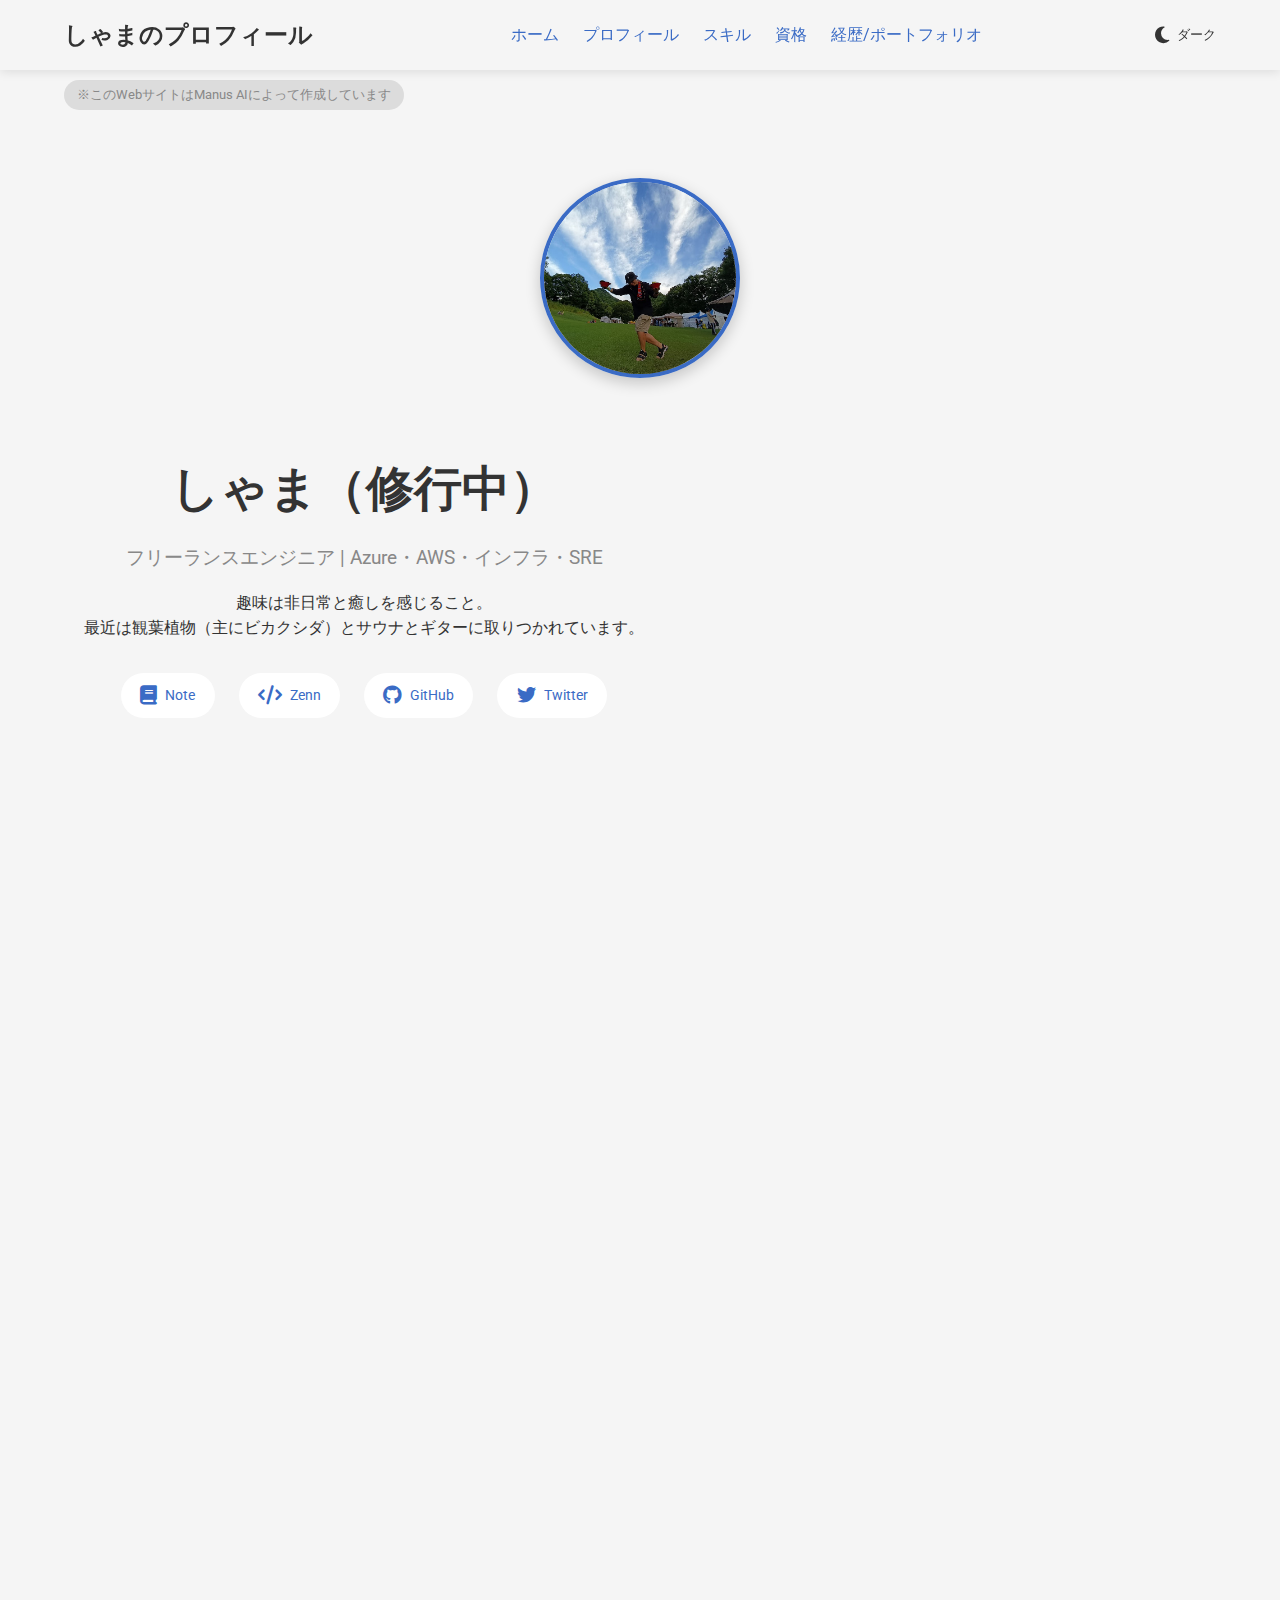
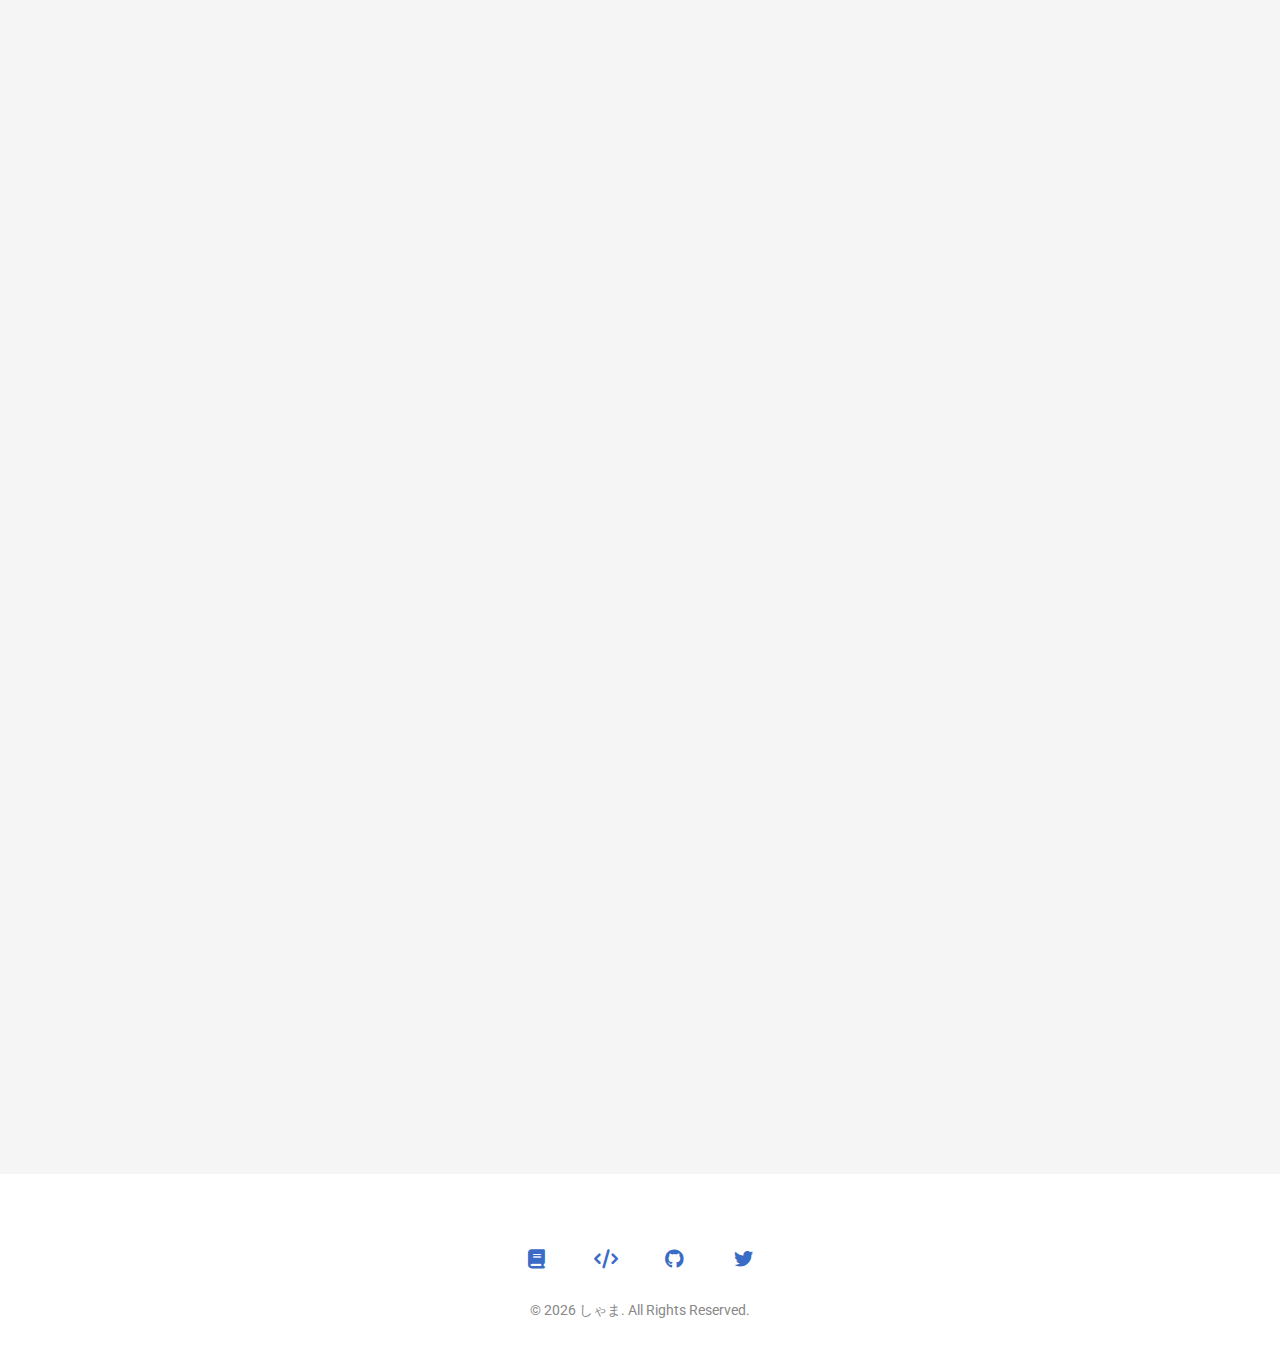
<file: index.html>
<!DOCTYPE html>
<html lang="ja">

<head>
  <meta charset="UTF-8">
  <meta name="viewport" content="width=device-width, initial-scale=1.0">
  <title>しゃま - フリーランスエンジニア</title>
  <meta name="description" content="しゃま - フリーランスエンジニアのプロフィールサイト。Azure、AWS、インフラ、SREなどのスキルを持つエンジニアです。">

  <!-- フォント -->
  <link rel="preconnect" href="https://fonts.googleapis.com">
  <link rel="preconnect" href="https://fonts.gstatic.com" crossorigin>
  <link href="https://fonts.googleapis.com/css2?family=Inter:wght@400;700&family=Roboto:wght@400;700&display=swap"
    rel="stylesheet">

  <!-- Font Awesome -->
  <link rel="stylesheet" href="https://cdnjs.cloudflare.com/ajax/libs/font-awesome/6.4.0/css/all.min.css">

  <!-- スタイルシート -->
  <link rel="stylesheet" href="css/normalize.css">
  <link rel="stylesheet" href="css/style.css">
</head>

<body>
  <!-- ヘッダー -->
  <header>
    <div class="header-container container">
      <div class="logo">しゃまのプロフィール</div>
      <button class="mobile-menu-btn" aria-label="メニュー">
        <i class="fas fa-bars"></i>
      </button>
      <nav>
        <ul class="nav-links">
          <li><a href="#home">ホーム</a></li>
          <li><a href="#about">プロフィール</a></li>
          <li><a href="#skills">スキル</a></li>
          <li><a href="#certifications">資格</a></li>
          <li><a href="portfolio.html">経歴/ポートフォリオ</a></li>
        </ul>
      </nav>
      <button class="theme-toggle" aria-label="テーマ切替" title="ダークモード/ライトモード切替">
        <i class="fas fa-moon"></i>
        <span class="theme-text">ダーク</span>
      </button>
    </div>
  </header>

  <!-- メインビジュアル -->
  <section id="home" class="hero fade-in">
    <div class="container">
      <div class="ai-notice">※このWebサイトはManus AIによって作成しています</div>
      <img src="images/profile.jpg" alt="しゃまのプロフィール画像" class="profile-img">
      <div class="hero-text">
        <h1 class="hero-name">しゃま（修行中）</h1>
        <p class="hero-tagline">フリーランスエンジニア | Azure・AWS・インフラ・SRE</p>
        <p class="hobby-text">趣味は非日常と癒しを感じること。<br>最近は観葉植物（主にビカクシダ）とサウナとギターに取りつかれています。</p>
        <div class="social-links">
          <a href="https://note.com/syam_grit" target="_blank" aria-label="Note"><i class="fas fa-book"></i><span
              class="service-name">Note</span></a>
          <a href="https://zenn.dev/gritio28tech" target="_blank" aria-label="Zenn"><i class="fas fa-code"></i><span
              class="service-name">Zenn</span></a>
          <a href="https://github.com/SyamGRITio" target="_blank" aria-label="GitHub"><i class="fab fa-github"></i><span
              class="service-name">GitHub</span></a>
          <a href="https://x.com/syam_nihick" target="_blank" aria-label="Twitter"><i class="fab fa-twitter"></i><span
              class="service-name">Twitter</span></a>
        </div>
      </div>
    </div>
  </section>

  <!-- プロフィール -->
  <section id="about" class="container fade-in delay-1">
    <h2 class="section-title">プロフィール</h2>
    <div class="about">
      <div class="bio">
        <p>登録販売者として薬局で勤務した後、2019〜2022年春にかけて個人で旅行代理店を運営。コロナ禍で業界が衰退したことをきっかけに、自社ページ制作を通じてIT分野に興味を持ちました。</p>
        <p>2022年春〜夏に <a href="https://learn.geekjob.jp/" target="_blank">GEEK JOBスピード転職コース（Java / インフラ）</a>
          に参加し、同年秋にSES企業へ入社。システム運用やインフラ構築の経験を積み、2025年よりフリーランスエンジニアとして活動を開始しました。</p>
        <p>
          クラウド環境（Azure・AWS）の構築・運用、インフラ管理、リソース構成のリファクタリング、CI/CDパイプライン構築、IaC、シングルページアプリ開発など幅広いスキルを有し、特にクラウド環境での設計・構築を得意としています。
        </p>
        <p>一流のSREを目指し、常に新しい技術へ挑戦しながら、効率的でスケーラブルかつセキュアなシステム構築に取り組んでいます。</p>
      </div>
    </div>
  </section>

  <!-- スキル -->
  <section id="skills" class="container fade-in delay-2">
    <h2 class="section-title">スキルセット</h2>
    <div class="skills-container">
      <div class="skill-item">
        <div class="skill-name">クラウド</div>
        <p>Azure・AWS 環境の設計・構築・運用、IaC（Infrastructure as Code）、CI/CD、リソース最適化、構成リファクタリング対応、サードパーティーツール連携</p>
      </div>
      <div class="skill-item">
        <div class="skill-name">インフラ</div>
        <p>サーバ運用・監視、Active Directory、DNS サーバ、Microsoft Entra ID Connect、プロキシサーバ（Squid・Nginx）、ファイルサーバ移行、バッチ作成</p>
      </div>
      <div class="skill-item">
        <div class="skill-name">開発</div>
        <p>※開発案件経験は限定的<br>RAG基盤構築（開発環境構築支援）、シングルページWeb開発、バックエンド開発支援・リファクタリング対応、Go・Python学習中</p>
      </div>
      <div class="skill-item">
        <div class="skill-name">セキュリティ</div>
        <p>CASB 導入・運用経験、CrowdStrike によるエンドポイント防御、Prisma Cloud を用いたクラウドワークロード保護、MFA
          設計・実装、ベストプラクティスに基づくセキュリティアーキテクチャ設計、クラウド／ネットワークセキュリティ設計</p>
      </div>
    </div>
  </section>

  <!-- 資格 -->
  <section id="certifications" class="container fade-in delay-3">
    <h2 class="section-title">所有資格</h2>
    <div class="certifications-container">
      <div class="cert-category">
        <h3>Microsoft認定資格</h3>
        <ul class="cert-list">
          <li>AZ-900: Microsoft Azure Fundamentals</li>
          <li>MS-900: Microsoft 365 Fundamentals</li>
          <li>AZ-500: Microsoft Azure Security Technologies</li>
          <li>AZ-700: Designing and Implementing Microsoft Azure Networking Solutions</li>
          <li>AZ-104: Microsoft Azure Administrator</li>
          <li>AZ-204: Developing Solutions for Microsoft Azure</li>
          <li>AZ-400: Designing and Implementing Microsoft DevOps Solutions</li>
          <li>AZ-305: Designing Microsoft Azure Infrastructure Solutions</li>
          <li>AI-102: Designing and Implementing a Microsoft Azure AI Solution</li>
          <li>AI-900: Microsoft Azure AI Fundamentals</li>
        </ul>
      </div>
      <div class="cert-category">
        <h3>AWS認定資格</h3>
        <ul class="cert-list">
          <li>AWS Certified Cloud Practitioner (CLF)</li>
          <li>AWS Certified Solutions Architect - Associate (SAA)</li>
          <li>AWS Certified Developer - Associate (DVA)</li>
          <li>AWS Certified SysOps Administrator - Associate (SOA)</li>
          <li>AWS Certified DevOps Engineer - Professional (DOP)</li>
          <li>AWS Certified Solutions Architect - Professional (SAP)</li>
          <li>AWS Certified Advanced Networking - Specialty (ANS)</li>
          <li>AWS Certified Security - Specialty (ACS)</li>
          <li>AWS Certified Database - Specialty (DBS)</li>
          <li>AWS Certified Data Analytics - Specialty (DAS)</li>
          <li>AWS Certified Machine Learning - Specialty (MLS)</li>
          <li>AWS Certified SAP on AWS - Specialty (PAS)</li>
          <li>AWS All Certificate 2024</li>
        </ul>
      </div>
      <div class="cert-category">
        <h3>その他の資格</h3>
        <ul class="cert-list">
          <li>JP1認定エンジニア(V12)</li>
          <li>IPA-セキュリティマネジメント試験</li>
          <li>Cisco Certified Network Associate（CCNA)</li>
          <li>JDLA Deep Learning for GENERAL（G検定）</li>
          <li>Python3エンジニア認定資格</li>
          <li>Linux Professional Institute LPIC-1</li>
        </ul>
      </div>
    </div>
  </section>

  <!-- フッター -->
  <footer>
    <div class="container">
      <div class="footer-content">
        <div class="social-links">
          <a href="https://note.com/syam_grit" target="_blank" aria-label="Note"><i class="fas fa-book"></i></a>
          <a href="https://zenn.dev/gritio28tech" target="_blank" aria-label="Zenn"><i class="fas fa-code"></i></a>
          <a href="https://github.com/SyamGRITio" target="_blank" aria-label="GitHub"><i class="fab fa-github"></i></a>
          <a href="https://x.com/syam_nihick" target="_blank" aria-label="Twitter"><i class="fab fa-twitter"></i></a>
        </div>
        <p class="copyright">&copy; <span id="current-year"></span> しゃま. All Rights Reserved.</p>
      </div>
    </div>
  </footer>

  <!-- スクリプト -->
  <script src="js/main.js"></script>
</body>

</html>
</file>
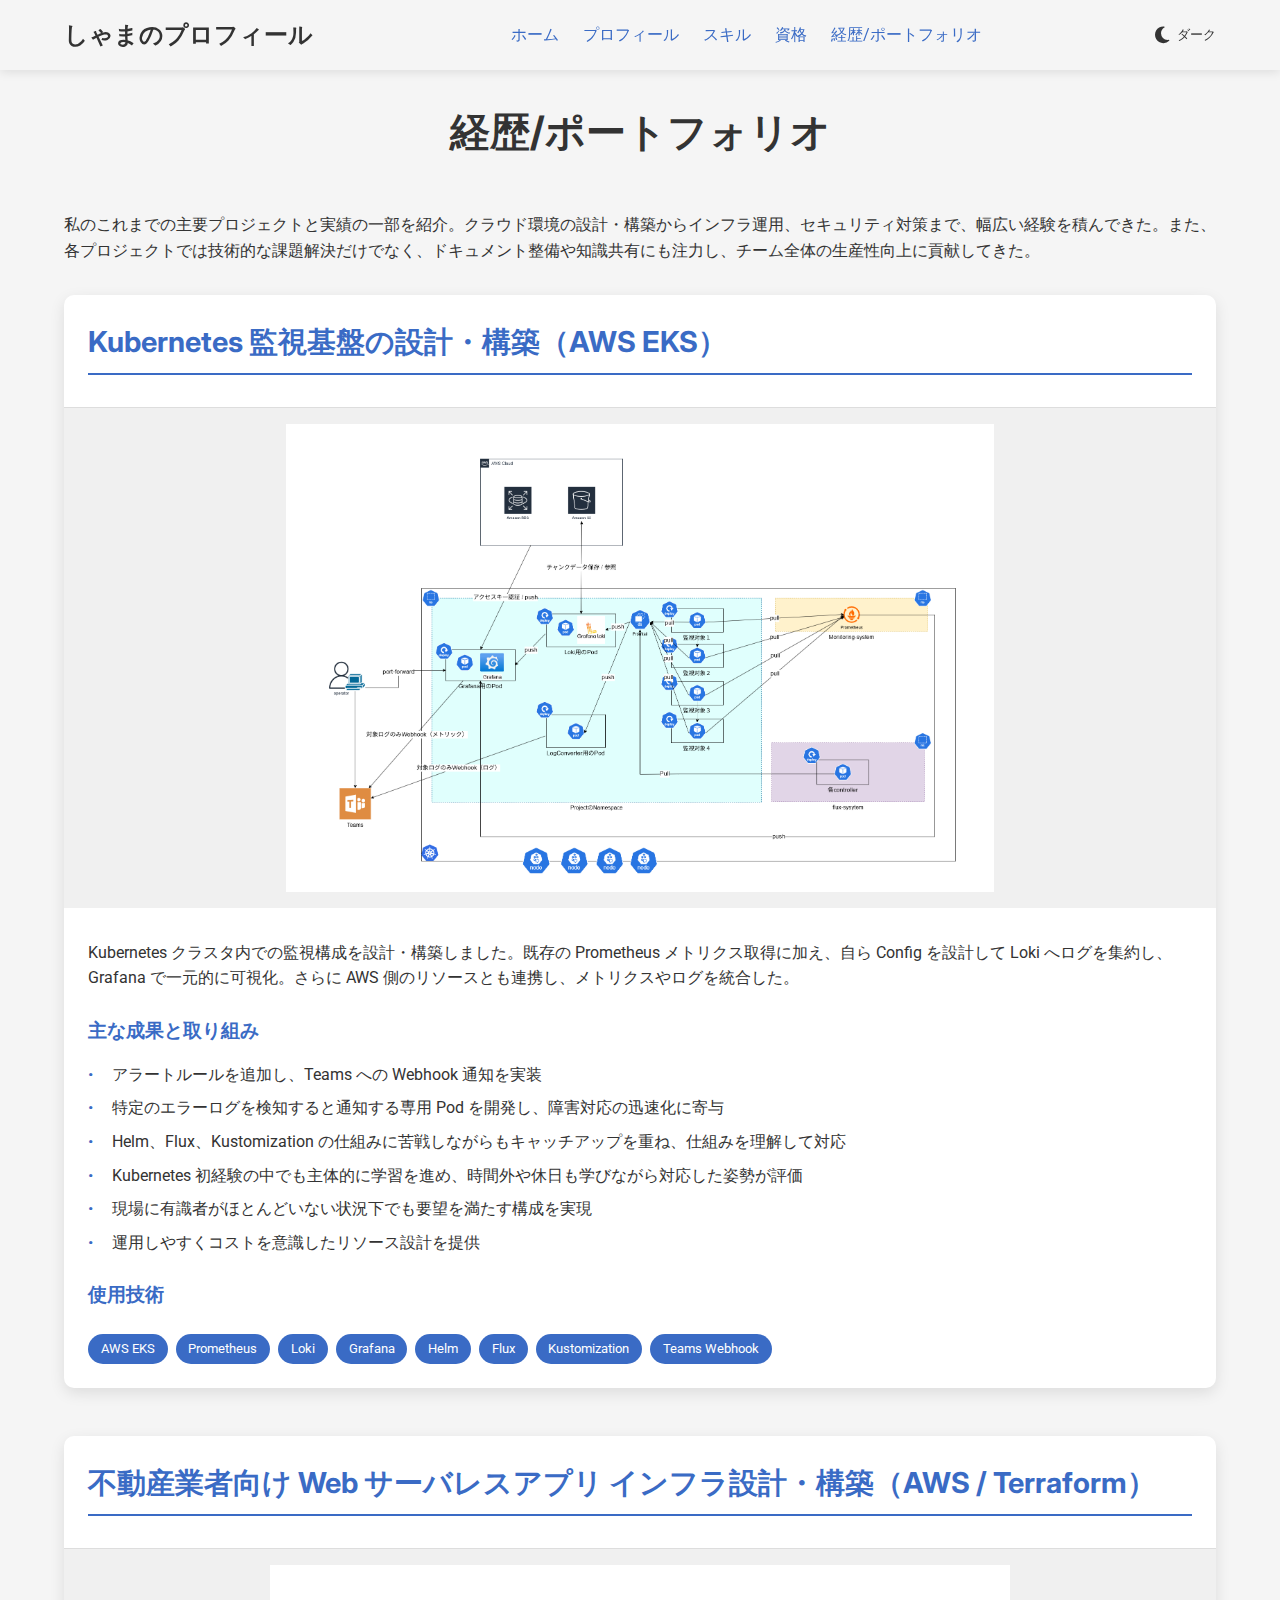
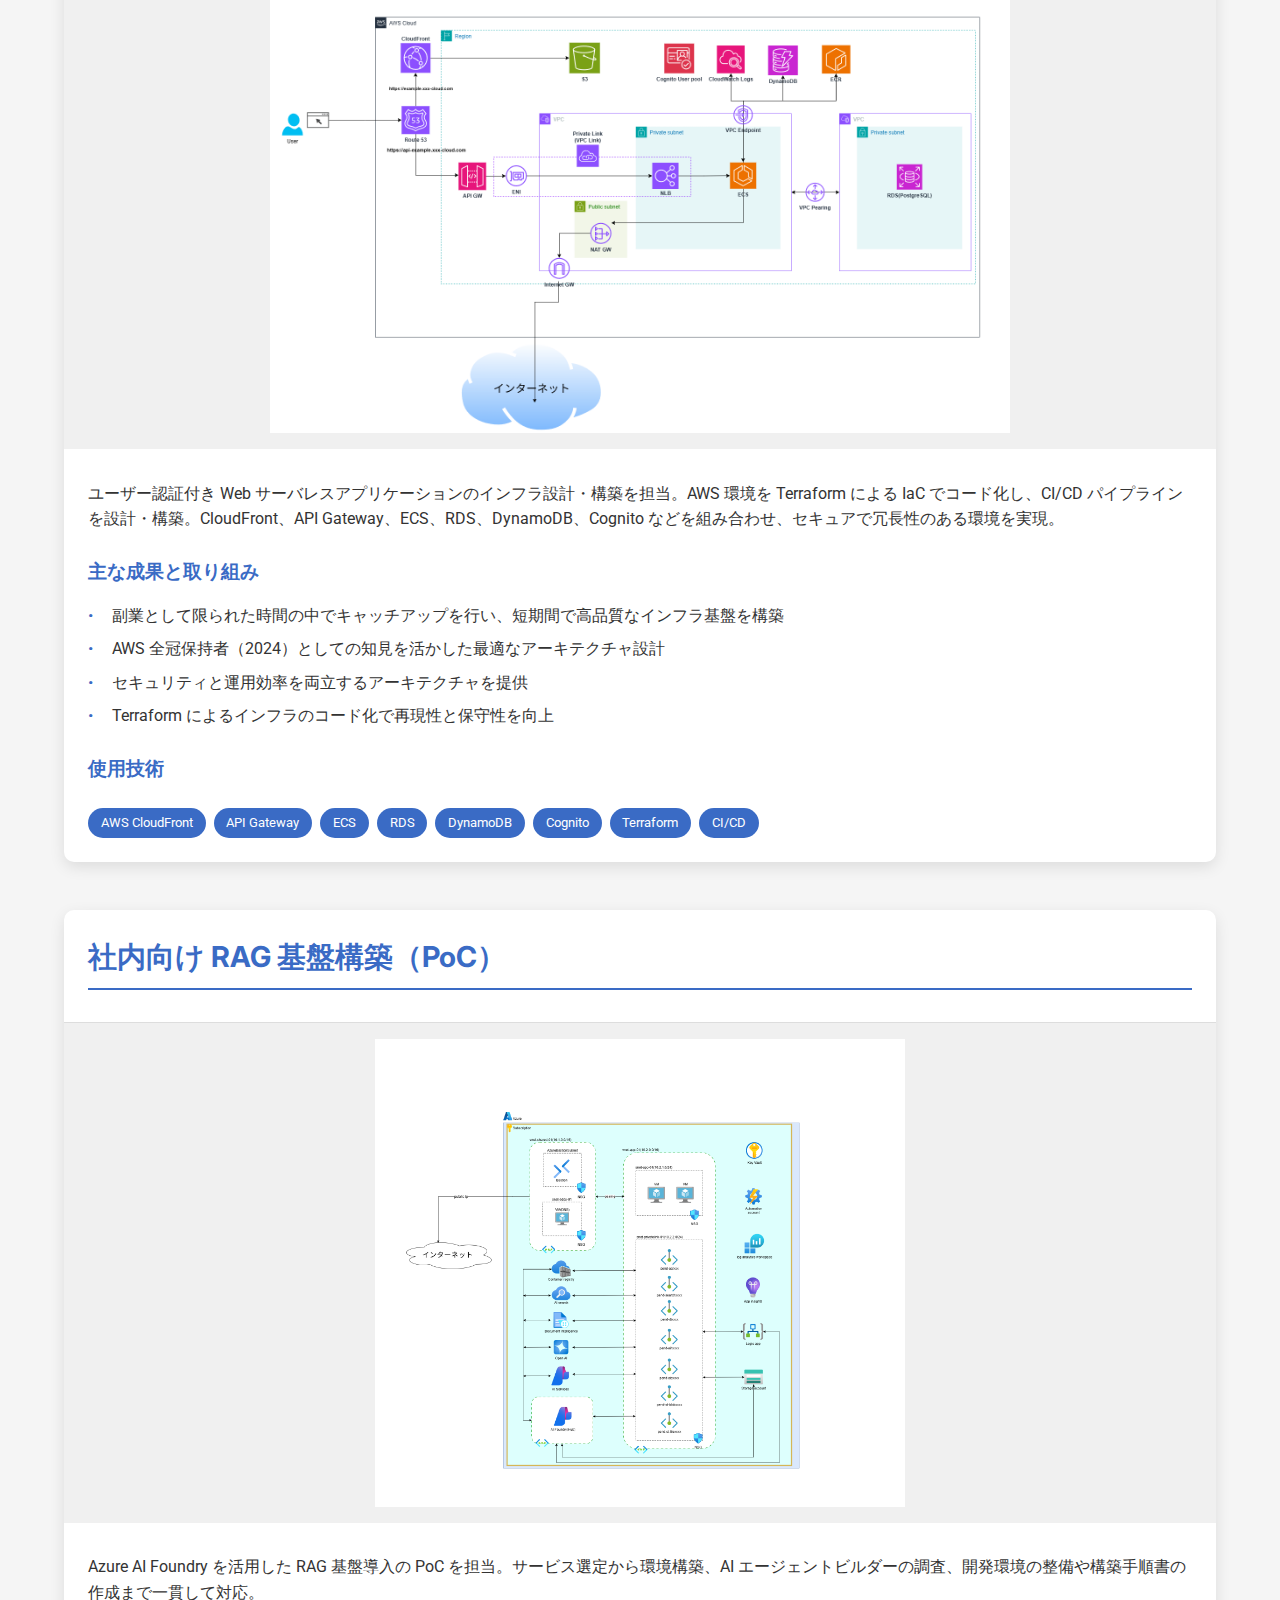
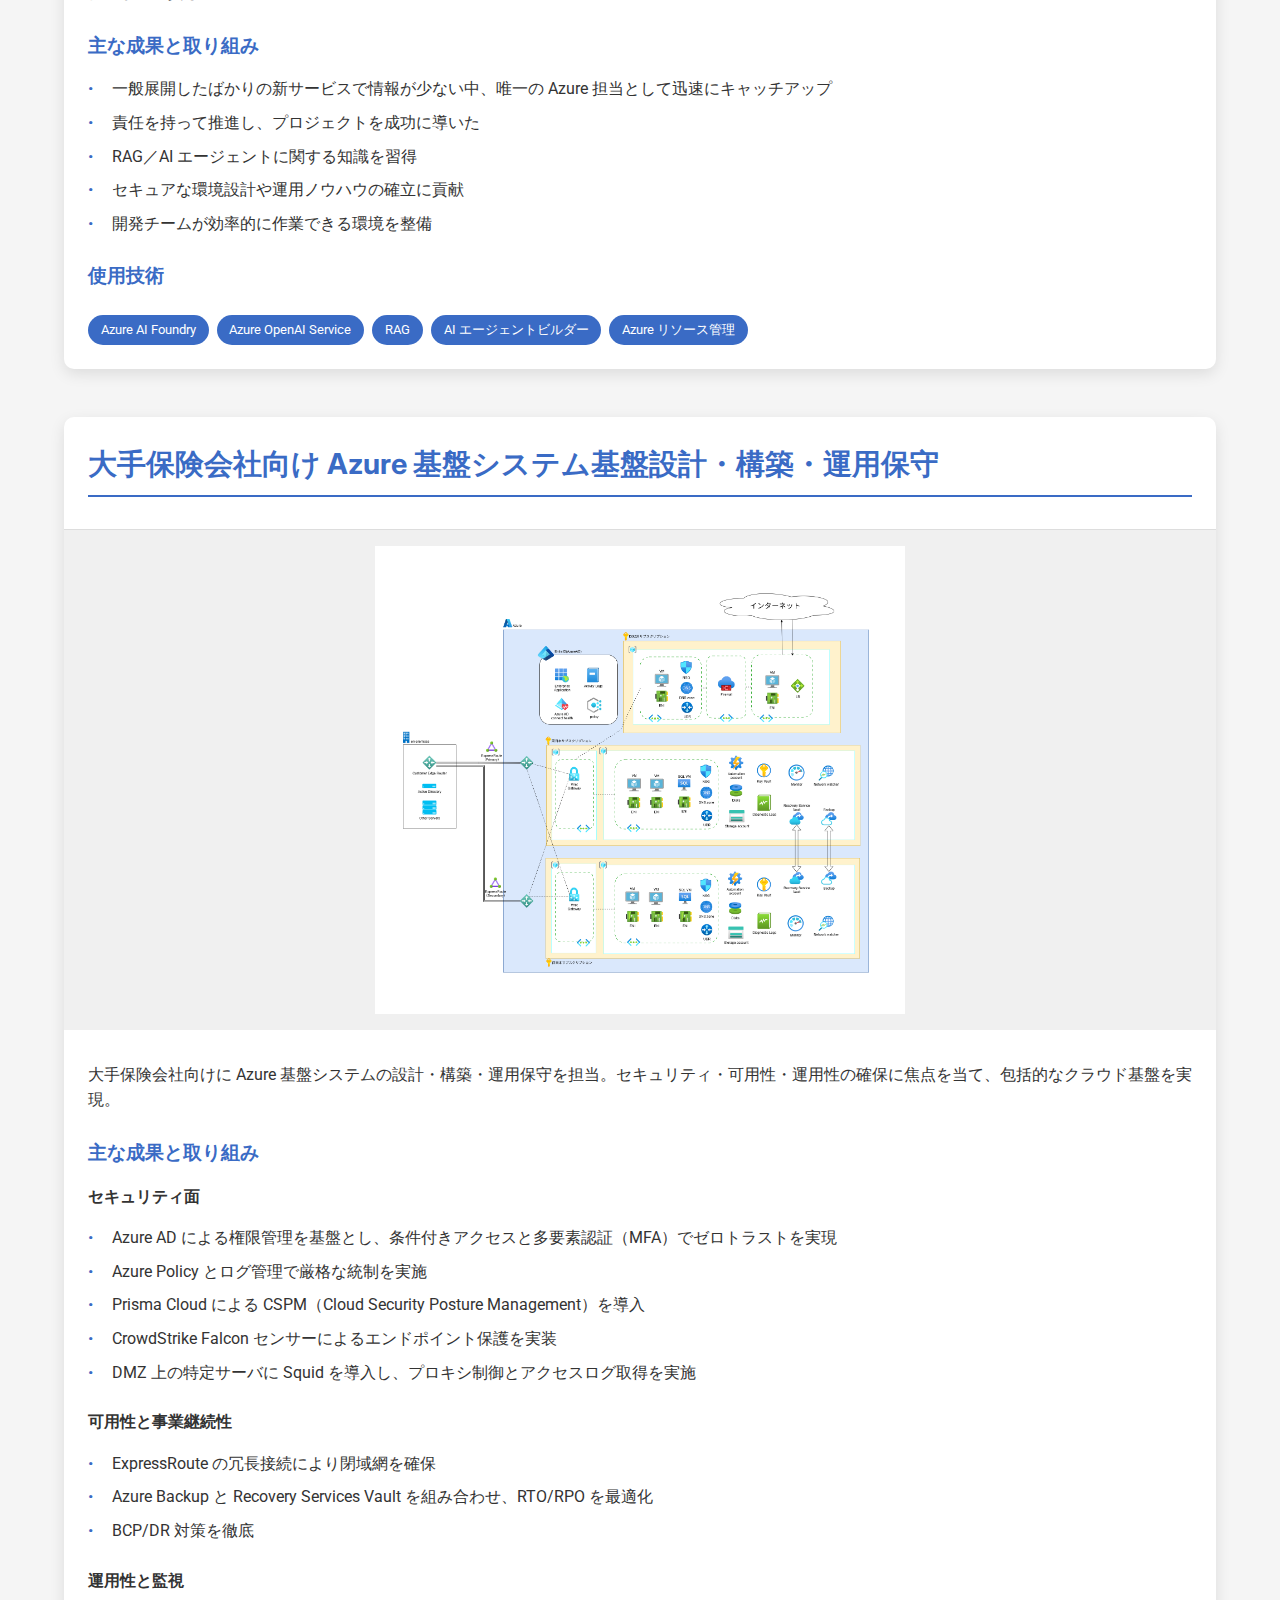
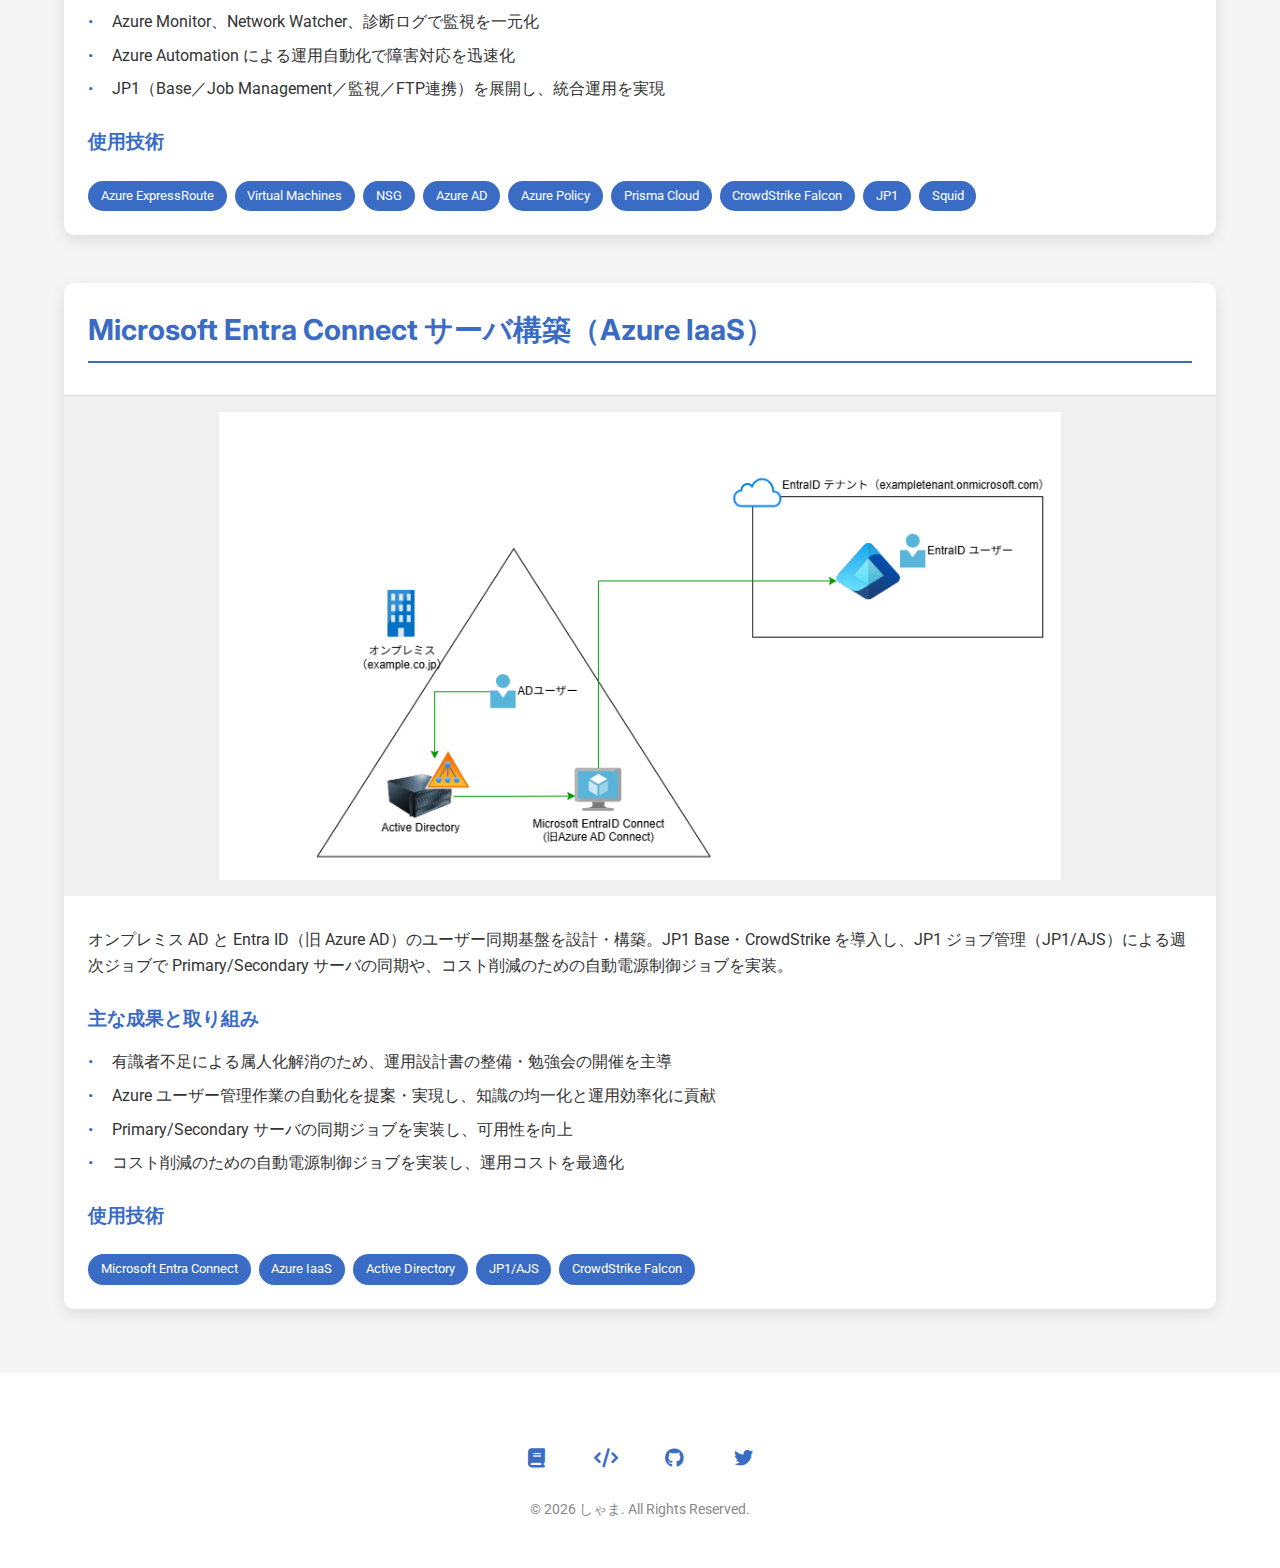
<file: portfolio.html>
<!DOCTYPE html>
<html lang="ja">

<head>
  <meta charset="UTF-8">
  <meta name="viewport" content="width=device-width, initial-scale=1.0">
  <title>経歴/ポートフォリオ - しゃま</title>
  <meta name="description" content="しゃま - フリーランスエンジニアの経歴とポートフォリオ。Azure、AWS、インフラ、SREなどの実績を紹介します。">

  <!-- フォント -->
  <link rel="preconnect" href="https://fonts.googleapis.com">
  <link rel="preconnect" href="https://fonts.gstatic.com" crossorigin>
  <link href="https://fonts.googleapis.com/css2?family=Inter:wght@400;700&family=Roboto:wght@400;700&display=swap"
    rel="stylesheet">

  <!-- Font Awesome -->
  <link rel="stylesheet" href="https://cdnjs.cloudflare.com/ajax/libs/font-awesome/6.4.0/css/all.min.css">

  <!-- スタイルシート -->
  <link rel="stylesheet" href="css/normalize.css">
  <link rel="stylesheet" href="css/style.css">
</head>

<body>
  <!-- ヘッダー -->
  <header>
    <div class="header-container container">
      <div class="logo">しゃまのプロフィール</div>
      <button class="mobile-menu-btn" aria-label="メニュー">
        <i class="fas fa-bars"></i>
      </button>
      <nav>
        <ul class="nav-links">
          <li><a href="index.html#home">ホーム</a></li>
          <li><a href="index.html#about">プロフィール</a></li>
          <li><a href="index.html#skills">スキル</a></li>
          <li><a href="index.html#certifications">資格</a></li>
          <li><a href="portfolio.html">経歴/ポートフォリオ</a></li>
        </ul>
      </nav>
      <button class="theme-toggle" aria-label="テーマ切替" title="ダークモード/ライトモード切替">
        <i class="fas fa-moon"></i>
        <span class="theme-text">ダーク</span>
      </button>
    </div>
  </header>

  <!-- メインコンテンツ -->
  <section class="container fade-in" style="margin-top: 100px;">
    <h1 class="section-title">経歴/ポートフォリオ</h1>

    <div class="portfolio-intro">
      <p>
        私のこれまでの主要プロジェクトと実績の一部を紹介。クラウド環境の設計・構築からインフラ運用、セキュリティ対策まで、幅広い経験を積んできた。また、各プロジェクトでは技術的な課題解決だけでなく、ドキュメント整備や知識共有にも注力し、チーム全体の生産性向上に貢献してきた。
      </p>
    </div>

    <div class="portfolio-container">
      <!-- プロジェクト1 -->
      <div class="project-card fade-in delay-1">
        <div class="project-header">
          <h2 class="project-title">Kubernetes 監視基盤の設計・構築（AWS EKS）</h2>
        </div>
        <img src="images/arch5.png" alt="Kubernetes 監視基盤のアーキテクチャ図" class="project-image">
        <div class="project-content">
          <p>Kubernetes クラスタ内での監視構成を設計・構築しました。既存の Prometheus メトリクス取得に加え、自ら Config を設計して Loki へログを集約し、Grafana
            で一元的に可視化。さらに AWS 側のリソースとも連携し、メトリクスやログを統合した。</p>

          <h3 class="project-subtitle">主な成果と取り組み</h3>
          <ul class="project-list">
            <li>アラートルールを追加し、Teams への Webhook 通知を実装</li>
            <li>特定のエラーログを検知すると通知する専用 Pod を開発し、障害対応の迅速化に寄与</li>
            <li>Helm、Flux、Kustomization の仕組みに苦戦しながらもキャッチアップを重ね、仕組みを理解して対応</li>
            <li>Kubernetes 初経験の中でも主体的に学習を進め、時間外や休日も学びながら対応した姿勢が評価</li>
            <li>現場に有識者がほとんどいない状況下でも要望を満たす構成を実現</li>
            <li>運用しやすくコストを意識したリソース設計を提供</li>
          </ul>

          <h3 class="project-subtitle">使用技術</h3>
          <div class="tech-tags">
            <span class="tech-tag">AWS EKS</span>
            <span class="tech-tag">Prometheus</span>
            <span class="tech-tag">Loki</span>
            <span class="tech-tag">Grafana</span>
            <span class="tech-tag">Helm</span>
            <span class="tech-tag">Flux</span>
            <span class="tech-tag">Kustomization</span>
            <span class="tech-tag">Teams Webhook</span>
          </div>
        </div>
      </div>

      <!-- プロジェクト2 -->
      <div class="project-card fade-in delay-2">
        <div class="project-header">
          <h2 class="project-title">不動産業者向け Web サーバレスアプリ インフラ設計・構築（AWS / Terraform）</h2>
        </div>
        <img src="images/arch4.png" alt="Web サーバレスアプリのアーキテクチャ図" class="project-image">
        <div class="project-content">
          <p>ユーザー認証付き Web サーバレスアプリケーションのインフラ設計・構築を担当。AWS 環境を Terraform による IaC でコード化し、CI/CD
            パイプラインを設計・構築。CloudFront、API Gateway、ECS、RDS、DynamoDB、Cognito などを組み合わせ、セキュアで冗長性のある環境を実現。</p>

          <h3 class="project-subtitle">主な成果と取り組み</h3>
          <ul class="project-list">
            <li>副業として限られた時間の中でキャッチアップを行い、短期間で高品質なインフラ基盤を構築</li>
            <li>AWS 全冠保持者（2024）としての知見を活かした最適なアーキテクチャ設計</li>
            <li>セキュリティと運用効率を両立するアーキテクチャを提供</li>
            <li>Terraform によるインフラのコード化で再現性と保守性を向上</li>
          </ul>

          <h3 class="project-subtitle">使用技術</h3>
          <div class="tech-tags">
            <span class="tech-tag">AWS CloudFront</span>
            <span class="tech-tag">API Gateway</span>
            <span class="tech-tag">ECS</span>
            <span class="tech-tag">RDS</span>
            <span class="tech-tag">DynamoDB</span>
            <span class="tech-tag">Cognito</span>
            <span class="tech-tag">Terraform</span>
            <span class="tech-tag">CI/CD</span>
          </div>
        </div>
      </div>

      <!-- プロジェクト3 -->
      <div class="project-card fade-in delay-3">
        <div class="project-header">
          <h2 class="project-title">社内向け RAG 基盤構築（PoC）</h2>
        </div>
        <img src="images/arch3.png" alt="RAG 基盤のアーキテクチャ図" class="project-image">
        <div class="project-content">
          <p>Azure AI Foundry を活用した RAG 基盤導入の PoC を担当。サービス選定から環境構築、AI エージェントビルダーの調査、開発環境の整備や構築手順書の作成まで一貫して対応。
          </p>

          <h3 class="project-subtitle">主な成果と取り組み</h3>
          <ul class="project-list">
            <li>一般展開したばかりの新サービスで情報が少ない中、唯一の Azure 担当として迅速にキャッチアップ</li>
            <li>責任を持って推進し、プロジェクトを成功に導いた</li>
            <li>RAG／AI エージェントに関する知識を習得</li>
            <li>セキュアな環境設計や運用ノウハウの確立に貢献</li>
            <li>開発チームが効率的に作業できる環境を整備</li>
          </ul>

          <h3 class="project-subtitle">使用技術</h3>
          <div class="tech-tags">
            <span class="tech-tag">Azure AI Foundry</span>
            <span class="tech-tag">Azure OpenAI Service</span>
            <span class="tech-tag">RAG</span>
            <span class="tech-tag">AI エージェントビルダー</span>
            <span class="tech-tag">Azure リソース管理</span>
          </div>
        </div>
      </div>

      <!-- プロジェクト4 -->
      <div class="project-card fade-in delay-4">
        <div class="project-header">
          <h2 class="project-title">大手保険会社向け Azure 基盤システム基盤設計・構築・運用保守</h2>
        </div>
        <img src="images/arch2.png" alt="Azure 基盤システムのアーキテクチャ図" class="project-image">
        <div class="project-content">
          <p>大手保険会社向けに Azure 基盤システムの設計・構築・運用保守を担当。セキュリティ・可用性・運用性の確保に焦点を当て、包括的なクラウド基盤を実現。</p>

          <h3 class="project-subtitle">主な成果と取り組み</h3>

          <h4>セキュリティ面</h4>
          <ul class="project-list">
            <li>Azure AD による権限管理を基盤とし、条件付きアクセスと多要素認証（MFA）でゼロトラストを実現</li>
            <li>Azure Policy とログ管理で厳格な統制を実施</li>
            <li>Prisma Cloud による CSPM（Cloud Security Posture Management）を導入</li>
            <li>CrowdStrike Falcon センサーによるエンドポイント保護を実装</li>
            <li>DMZ 上の特定サーバに Squid を導入し、プロキシ制御とアクセスログ取得を実施</li>
          </ul>

          <h4>可用性と事業継続性</h4>
          <ul class="project-list">
            <li>ExpressRoute の冗長接続により閉域網を確保</li>
            <li>Azure Backup と Recovery Services Vault を組み合わせ、RTO/RPO を最適化</li>
            <li>BCP/DR 対策を徹底</li>
          </ul>

          <h4>運用性と監視</h4>
          <ul class="project-list">
            <li>Azure Monitor、Network Watcher、診断ログで監視を一元化</li>
            <li>Azure Automation による運用自動化で障害対応を迅速化</li>
            <li>JP1（Base／Job Management／監視／FTP連携）を展開し、統合運用を実現</li>
          </ul>

          <h3 class="project-subtitle">使用技術</h3>
          <div class="tech-tags">
            <span class="tech-tag">Azure ExpressRoute</span>
            <span class="tech-tag">Virtual Machines</span>
            <span class="tech-tag">NSG</span>
            <span class="tech-tag">Azure AD</span>
            <span class="tech-tag">Azure Policy</span>
            <span class="tech-tag">Prisma Cloud</span>
            <span class="tech-tag">CrowdStrike Falcon</span>
            <span class="tech-tag">JP1</span>
            <span class="tech-tag">Squid</span>
          </div>
        </div>
      </div>

      <!-- プロジェクト5 -->
      <div class="project-card fade-in delay-4">
        <div class="project-header">
          <h2 class="project-title">Microsoft Entra Connect サーバ構築（Azure IaaS）</h2>
        </div>
        <img src="images/arch1.png" alt="Microsoft Entra Connect のアーキテクチャ図" class="project-image">
        <div class="project-content">
          <p>オンプレミス AD と Entra ID（旧 Azure AD）のユーザー同期基盤を設計・構築。JP1 Base・CrowdStrike を導入し、JP1 ジョブ管理（JP1/AJS）による週次ジョブで
            Primary/Secondary サーバの同期や、コスト削減のための自動電源制御ジョブを実装。</p>

          <h3 class="project-subtitle">主な成果と取り組み</h3>
          <ul class="project-list">
            <li>有識者不足による属人化解消のため、運用設計書の整備・勉強会の開催を主導</li>
            <li>Azure ユーザー管理作業の自動化を提案・実現し、知識の均一化と運用効率化に貢献</li>
            <li>Primary/Secondary サーバの同期ジョブを実装し、可用性を向上</li>
            <li>コスト削減のための自動電源制御ジョブを実装し、運用コストを最適化</li>
          </ul>

          <h3 class="project-subtitle">使用技術</h3>
          <div class="tech-tags">
            <span class="tech-tag">Microsoft Entra Connect</span>
            <span class="tech-tag">Azure IaaS</span>
            <span class="tech-tag">Active Directory</span>
            <span class="tech-tag">JP1/AJS</span>
            <span class="tech-tag">CrowdStrike Falcon</span>
          </div>
        </div>
      </div>
    </div>
  </section>

  <!-- フッター -->
  <footer>
    <div class="container">
      <div class="footer-content">
        <div class="social-links">
          <a href="https://note.com/syam_grit" target="_blank" aria-label="Note"><i class="fas fa-book"></i></a>
          <a href="https://zenn.dev/gritio28tech" target="_blank" aria-label="Zenn"><i class="fas fa-code"></i></a>
          <a href="https://github.com/SyamGRITio" target="_blank" aria-label="GitHub"><i class="fab fa-github"></i></a>
          <a href="https://x.com/syam_nihick" target="_blank" aria-label="Twitter"><i class="fab fa-twitter"></i></a>
        </div>
        <p class="copyright">&copy; <span id="current-year"></span> しゃま. All Rights Reserved.</p>
      </div>
    </div>
  </footer>

  <!-- スクリプト -->
  <script src="js/main.js"></script>
</body>

</html>
</file>
<file: css/style.css>
/* 
 * プロフィールWebサイト スタイルシート
 * 作成日: 2025年5月25日
 * 更新日: 2025年10月1日
 */

/* ===== 変数定義 ===== */
:root {
  /* ダークモード（デフォルト） */
  --bg-color: #222222;
  --text-color: #EEEEEE;
  --accent-color: #4A89DC;
  --secondary-color: #666666;
  --border-color: #444444;
  --card-bg-color: #333333;
  --hover-color: #555555;
  
  /* アニメーション */
  --transition-speed: 0.3s;
}

/* ライトモード */
[data-theme="light"] {
  --bg-color: #F5F5F5;
  --text-color: #333333;
  --accent-color: #3A6BC5;
  --secondary-color: #888888;
  --border-color: #DDDDDD;
  --card-bg-color: #FFFFFF;
  --hover-color: #EEEEEE;
}

/* ===== 基本スタイル ===== */
* {
  box-sizing: border-box;
  margin: 0;
  padding: 0;
}

html {
  scroll-behavior: smooth;
}

body {
  font-family: 'Roboto', sans-serif;
  background-color: var(--bg-color);
  color: var(--text-color);
  line-height: 1.6;
  transition: background-color var(--transition-speed), color var(--transition-speed);
}

h1, h2, h3, h4, h5, h6 {
  font-family: 'Inter', sans-serif;
  margin-bottom: 1rem;
  font-weight: 700;
}

h1 {
  font-size: 2.5rem;
}

h2 {
  font-size: 1.8rem;
  color: var(--accent-color);
  border-bottom: 2px solid var(--accent-color);
  padding-bottom: 0.5rem;
  margin-top: 2rem;
}

h3 {
  font-size: 1.4rem;
  margin-top: 1.5rem;
}

a {
  color: var(--accent-color);
  text-decoration: none;
  transition: color var(--transition-speed);
}

a:hover {
  color: var(--text-color);
}

p {
  margin-bottom: 1rem;
}

img {
  max-width: 100%;
  height: auto;
}

.container {
  width: 100%;
  max-width: 1200px;
  margin: 0 auto;
  padding: 0 1.5rem;
}

section {
  padding: 4rem 0;
  opacity: 0;
  transform: translateY(20px);
  transition: opacity 0.6s ease, transform 0.6s ease;
}

section.visible {
  opacity: 1;
  transform: translateY(0);
}

.section-title {
  text-align: center;
  margin-bottom: 3rem;
}

/* ===== ヘッダー ===== */
header {
  position: fixed;
  top: 0;
  left: 0;
  width: 100%;
  background-color: var(--bg-color);
  box-shadow: 0 2px 10px rgba(0, 0, 0, 0.1);
  z-index: 1000;
  transition: background-color var(--transition-speed);
}

.header-container {
  display: flex;
  justify-content: space-between;
  align-items: center;
  padding: 1rem 1.5rem;
}

.logo {
  font-family: 'Inter', sans-serif;
  font-size: 1.5rem;
  font-weight: 700;
}

.nav-links {
  display: flex;
  list-style: none;
}

.nav-links li {
  margin-left: 1.5rem;
}

.nav-links a {
  position: relative;
}

.nav-links a::after {
  content: '';
  position: absolute;
  bottom: -5px;
  left: 0;
  width: 0;
  height: 2px;
  background-color: var(--accent-color);
  transition: width var(--transition-speed);
}

.nav-links a:hover::after {
  width: 100%;
}

.theme-toggle {
  background: none;
  border: none;
  color: var(--text-color);
  cursor: pointer;
  font-size: 1.2rem;
  transition: color var(--transition-speed);
  display: flex;
  align-items: center;
  gap: 0.5rem;
}

.theme-toggle:hover {
  color: var(--accent-color);
}

.theme-text {
  font-size: 0.8rem;
}

.mobile-menu-btn {
  display: none;
  background: none;
  border: none;
  color: var(--text-color);
  cursor: pointer;
  font-size: 1.5rem;
}

/* ===== メインビジュアル ===== */
.hero {
  height: 100vh;
  display: flex;
  flex-direction: column;
  justify-content: center;
  align-items: center;
  text-align: center;
  padding-top: 60px;
}

.ai-notice {
  position: absolute;
  top: 80px;
  font-size: 0.8rem;
  color: var(--secondary-color);
  background-color: rgba(0, 0, 0, 0.1);
  padding: 0.3rem 0.8rem;
  border-radius: 20px;
}

.profile-img {
  width: 200px;
  height: 200px;
  border-radius: 50%;
  object-fit: cover;
  border: 4px solid var(--accent-color);
  margin-bottom: 2rem;
  box-shadow: 0 5px 15px rgba(0, 0, 0, 0.2);
  transition: transform 0.3s ease;
}

.profile-img:hover {
  transform: scale(1.05);
}

.hero-text {
  max-width: 600px;
}

.hero-name {
  font-size: 3rem;
  margin-bottom: 1rem;
}

.hero-tagline {
  font-size: 1.2rem;
  color: var(--secondary-color);
  margin-bottom: 1rem;
}

.hobby-text {
  font-size: 1rem;
  margin-bottom: 1.5rem;
  line-height: 1.6;
}

.social-links {
  display: flex;
  justify-content: center;
  gap: 1.5rem;
  margin-top: 2rem;
}

.social-links a {
  display: flex;
  align-items: center;
  justify-content: center;
  width: auto;
  height: 45px;
  border-radius: 25px;
  background-color: var(--card-bg-color);
  color: var(--accent-color);
  font-size: 1.2rem;
  transition: all var(--transition-speed);
  padding: 0 1.2rem;
}

.social-links a i {
  margin-right: 0.5rem;
}

.service-name {
  font-size: 0.9rem;
}

.social-links a:hover {
  background-color: var(--accent-color);
  color: var(--bg-color);
  transform: translateY(-3px);
}

/* フッターのSNSリンクはアイコンのみ */
footer .social-links a {
  width: 45px;
  padding: 0;
}

footer .social-links a i {
  margin-right: 0;
}

/* ===== プロフィール ===== */
.about {
  background-color: var(--card-bg-color);
  border-radius: 10px;
  padding: 2rem;
  box-shadow: 0 5px 15px rgba(0, 0, 0, 0.1);
}

.bio {
  margin-bottom: 2rem;
}

/* ===== スキル ===== */
.skills-container {
  display: grid;
  grid-template-columns: repeat(auto-fill, minmax(250px, 1fr));
  gap: 1.5rem;
  margin-top: 2rem;
}

.skill-item {
  background-color: var(--card-bg-color);
  border-radius: 8px;
  padding: 1.5rem;
  box-shadow: 0 3px 10px rgba(0, 0, 0, 0.1);
  transition: transform var(--transition-speed);
}

.skill-item:hover {
  transform: translateY(-5px);
}

.skill-name {
  font-weight: 700;
  margin-bottom: 0.5rem;
  color: var(--accent-color);
}

/* ===== 資格 ===== */
.certifications-container {
  display: grid;
  grid-template-columns: repeat(auto-fill, minmax(300px, 1fr));
  gap: 1.5rem;
}

.cert-category {
  background-color: var(--card-bg-color);
  border-radius: 8px;
  padding: 1.5rem;
  box-shadow: 0 3px 10px rgba(0, 0, 0, 0.1);
}

.cert-category h3 {
  margin-top: 0;
  color: var(--accent-color);
  border-bottom: 1px solid var(--border-color);
  padding-bottom: 0.5rem;
  margin-bottom: 1rem;
}

.cert-list {
  list-style-type: none;
}

.cert-list li {
  margin-bottom: 0.5rem;
  position: relative;
  padding-left: 1.5rem;
}

.cert-list li::before {
  content: '•';
  position: absolute;
  left: 0;
  color: var(--accent-color);
}

/* ===== ポートフォリオページ ===== */
.portfolio-container {
  margin-top: 2rem;
}

.project-card {
  background-color: var(--card-bg-color);
  border-radius: 10px;
  margin-bottom: 3rem;
  overflow: hidden;
  box-shadow: 0 5px 15px rgba(0, 0, 0, 0.1);
  transition: transform var(--transition-speed);
}

.project-card:hover {
  transform: translateY(-5px);
}

.project-header {
  padding: 1.5rem;
  border-bottom: 1px solid var(--border-color);
}

.project-title {
  margin-top: 0;
  margin-bottom: 0.5rem;
  color: var(--accent-color);
}

.project-image {
  width: 100%;
  max-height: 500px;
  object-fit: contain;
  background-color: #f0f0f0;
  padding: 1rem;
}

.project-content {
  padding: 1.5rem;
}

.project-subtitle {
  font-size: 1.2rem;
  color: var(--accent-color);
  margin-top: 1.5rem;
  margin-bottom: 1rem;
}

.project-list {
  list-style-type: none;
  margin-bottom: 1.5rem;
}

.project-list li {
  position: relative;
  padding-left: 1.5rem;
  margin-bottom: 0.5rem;
}

.project-list li::before {
  content: '•';
  position: absolute;
  left: 0;
  color: var(--accent-color);
}

.tech-tags {
  display: flex;
  flex-wrap: wrap;
  gap: 0.5rem;
  margin-top: 1.5rem;
}

.tech-tag {
  background-color: var(--accent-color);
  color: white;
  padding: 0.3rem 0.8rem;
  border-radius: 20px;
  font-size: 0.8rem;
}

/* ===== フッター ===== */
footer {
  background-color: var(--card-bg-color);
  padding: 2rem 0;
  text-align: center;
  margin-top: 4rem;
}

.footer-content {
  max-width: 600px;
  margin: 0 auto;
}

.copyright {
  margin-top: 1rem;
  font-size: 0.875rem;
  color: var(--secondary-color);
}

/* ===== レスポンシブデザイン ===== */
@media (max-width: 768px) {
  h1 {
    font-size: 2rem;
  }
  
  h2 {
    font-size: 1.5rem;
  }
  
  .header-container {
    flex-direction: column;
    padding: 1rem;
  }
  
  .logo {
    margin-bottom: 1rem;
  }
  
  .nav-links {
    flex-direction: column;
    width: 100%;
    display: none;
  }
  
  .nav-links.active {
    display: flex;
  }
  
  .nav-links li {
    margin: 0.5rem 0;
    text-align: center;
  }
  
  .mobile-menu-btn {
    display: block;
    position: absolute;
    top: 1rem;
    right: 1rem;
  }
  
  .hero {
    padding-top: 100px;
  }
  
  .profile-img {
    width: 150px;
    height: 150px;
  }
  
  .hero-name {
    font-size: 2rem;
  }
  
  .skills-container,
  .certifications-container {
    grid-template-columns: 1fr;
  }
  
  section {
    padding: 2rem 0;
  }
  
  .social-links {
    flex-wrap: wrap;
  }
  
  .social-links a {
    width: calc(50% - 0.75rem);
  }
  
  .theme-text {
    display: none;
  }
}

/* アニメーション */
@keyframes fadeIn {
  from {
    opacity: 0;
    transform: translateY(20px);
  }
  to {
    opacity: 1;
    transform: translateY(0);
  }
}

.fade-in {
  animation: fadeIn 0.6s ease forwards;
}

.delay-1 {
  animation-delay: 0.2s;
}

.delay-2 {
  animation-delay: 0.4s;
}

.delay-3 {
  animation-delay: 0.6s;
}

.delay-4 {
  animation-delay: 0.8s;
}
</file>
